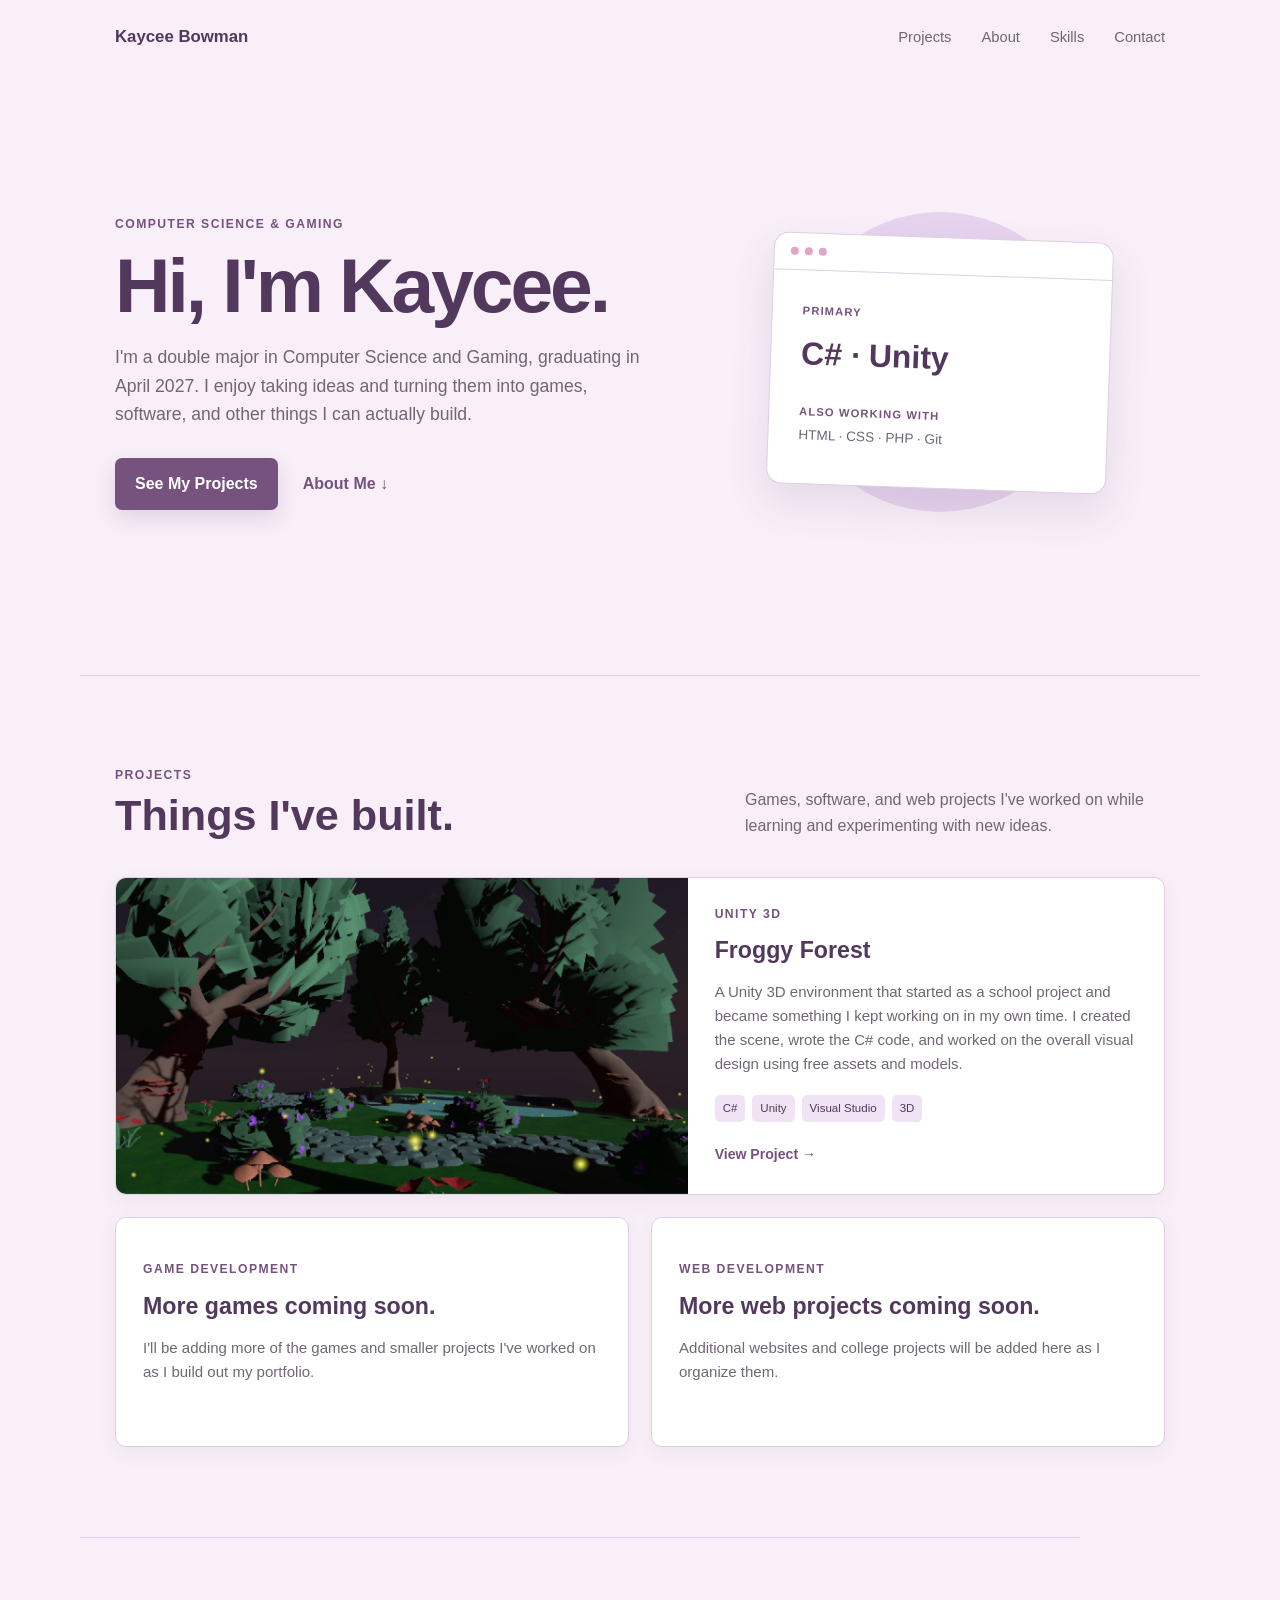
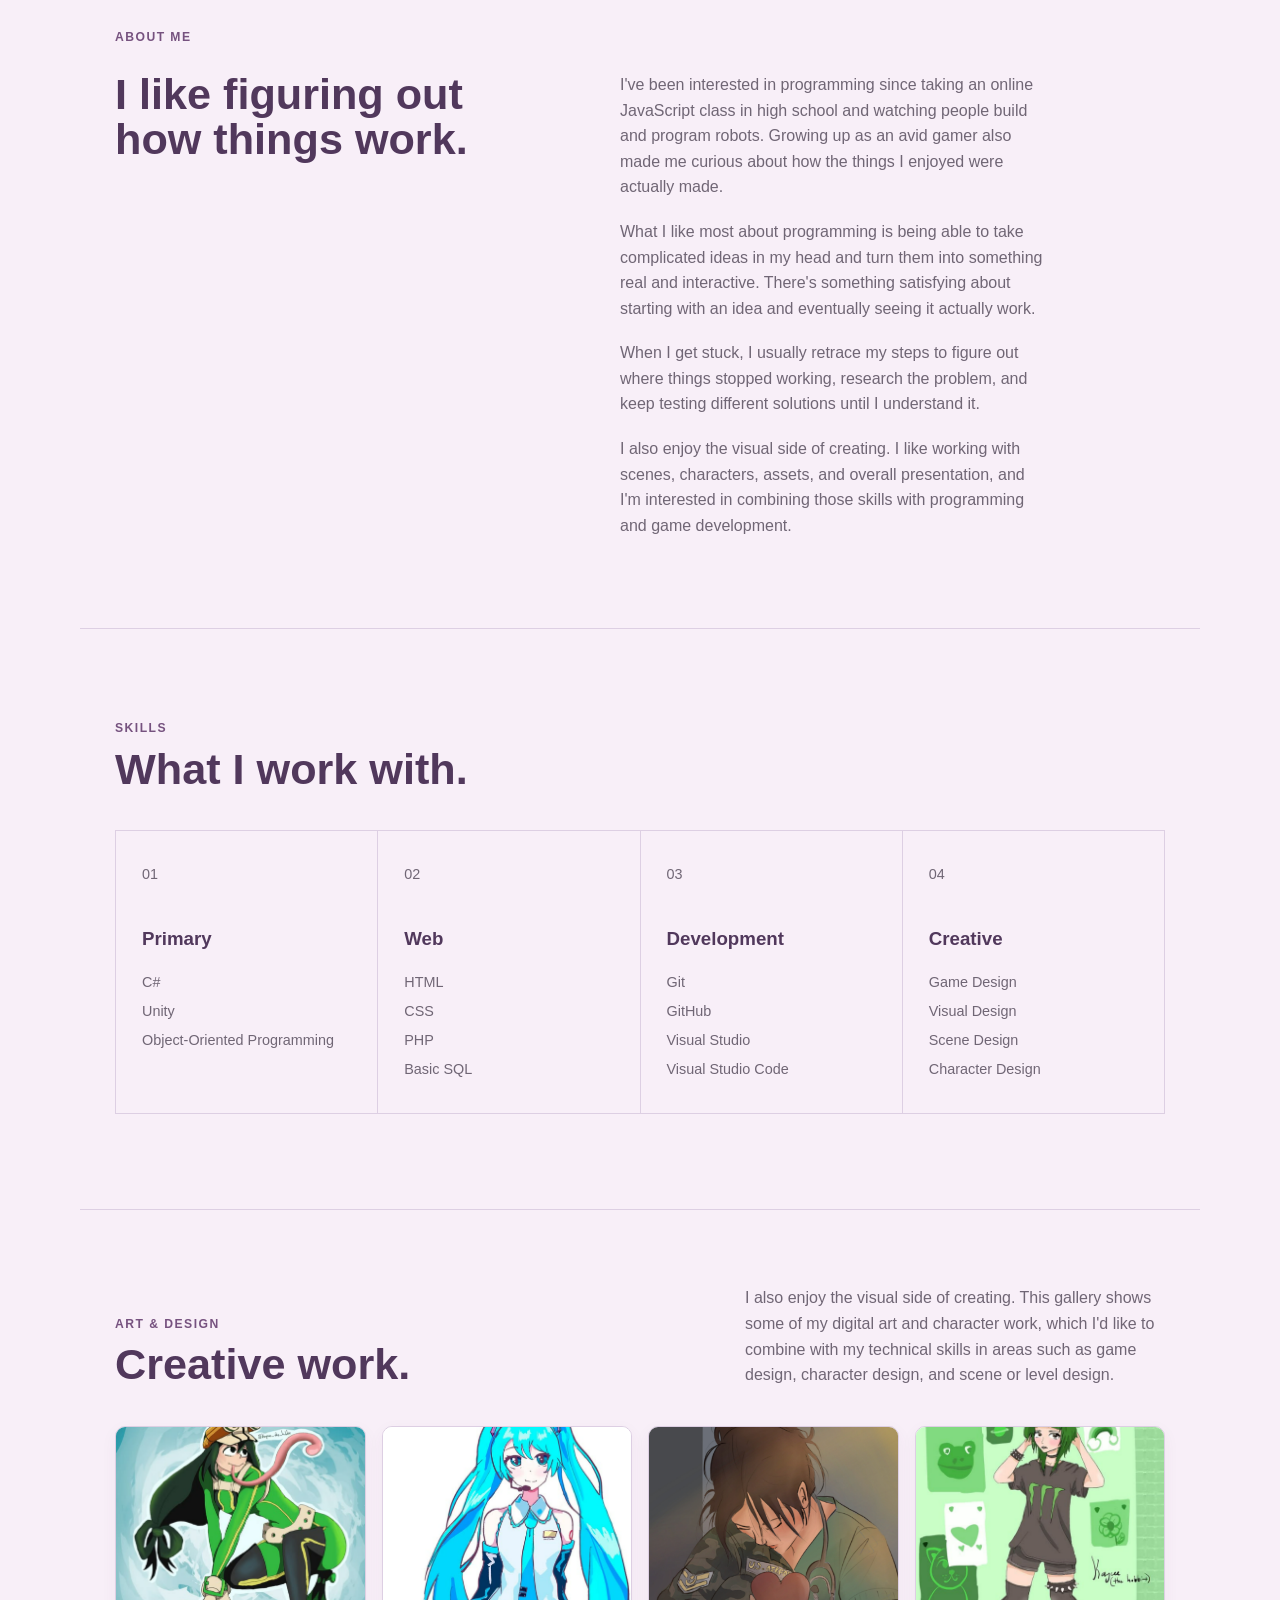
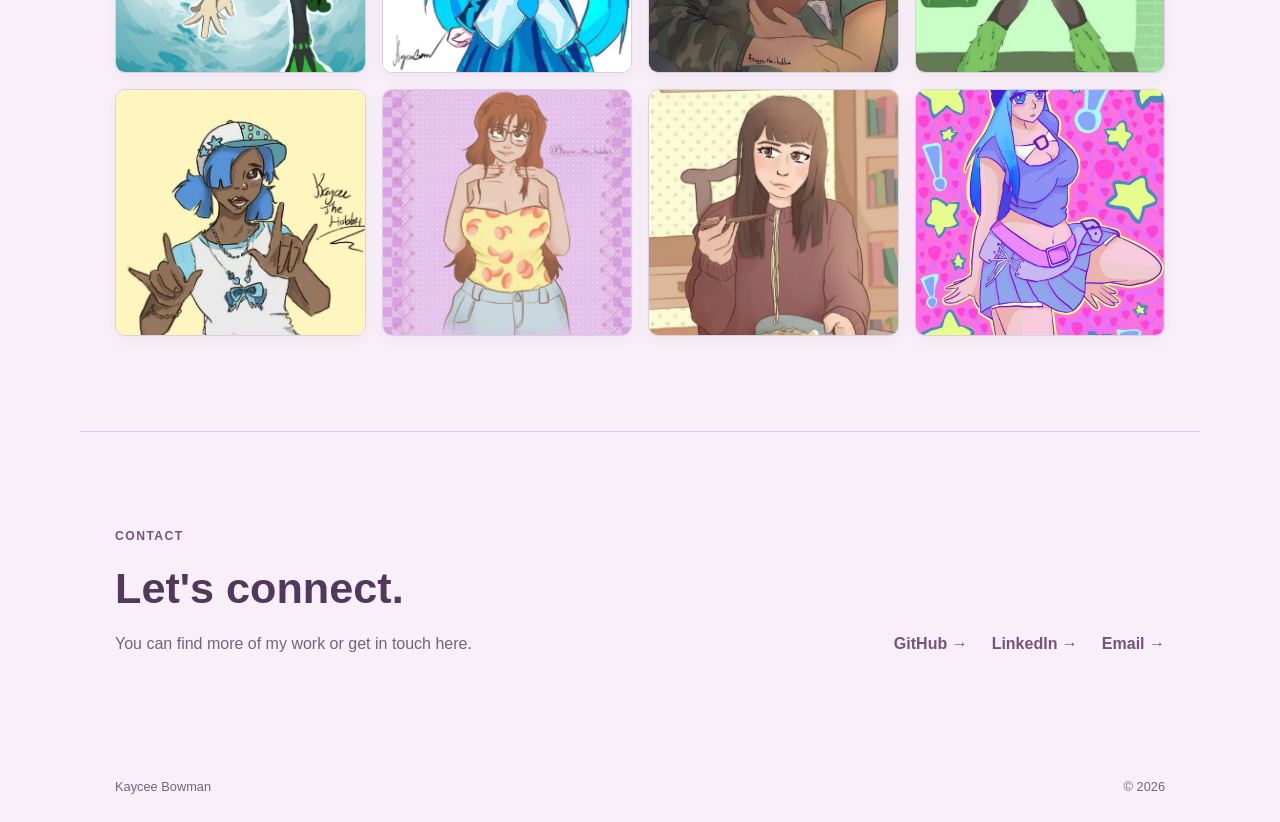
<file: index.html>
<!DOCTYPE html>
<html lang="en">
<head>
    <meta charset="UTF-8">
    <meta name="viewport" content="width=device-width, initial-scale=1.0">
    <title>Kaycee Bowman | Portfolio</title>
    <link rel="stylesheet" href="style.css">
</head>

<body>

    <nav>
        <a href="#" class="name">Kaycee Bowman</a>

        <div class="nav-links">
            <a href="#projects">Projects</a>
            <a href="#about">About</a>
            <a href="#skills">Skills</a>
            <a href="#contact">Contact</a>
        </div>
    </nav>

    <main>

        <section class="hero">
            <div class="hero-text">
                <p class="subtitle">COMPUTER SCIENCE & GAMING</p>

                <h1>Hi, I'm Kaycee.</h1>

                <p class="hero-description">
                    I'm a double major in Computer Science and Gaming, graduating
                    in April 2027. I enjoy taking ideas and turning them into
                    games, software, and other things I can actually build.
                </p>

                <div class="hero-links">
                    <a href="#projects" class="main-button">See My Projects</a>
                    <a href="#about" class="text-link">About Me ↓</a>
                </div>
            </div>

            <div class="hero-visual">
                <div class="decorative-circle"></div>

                <div class="project-preview">
                    <div class="preview-top">
                        <span></span>
                        <span></span>
                        <span></span>
                    </div>

                    <div class="preview-content">
                        <p>PRIMARY</p>
                        <h2>C# · Unity</h2>

                        <p class="secondary-label">ALSO WORKING WITH</p>
                        <span>HTML · CSS · PHP · Git</span>
                    </div>
                </div>
            </div>
        </section>

        <section id="projects" class="section">
            <div class="section-heading">
                <div>
                    <p class="section-label">PROJECTS</p>
                    <h2>Things I've built.</h2>
                </div>

                <p class="section-description">
                    Games, software, and web projects I've worked on while
                    learning and experimenting with new ideas.
                </p>
            </div>

            <div class="projects">

                <article class="project featured">
                    <div class="project-image">
                        <img src="images/froggy-forest.png" alt="Screenshot of Froggy Forest Unity scene">
                    </div>

                    <div class="project-content">
                        <p class="project-type">UNITY 3D</p>

                        <h3>Froggy Forest</h3>

                        <p>
                            A Unity 3D environment that started as a school project
                            and became something I kept working on in my own time.
                            I created the scene, wrote the C# code, and worked on
                            the overall visual design using free assets and models.
                        </p>

                        <div class="tags">
                            <span>C#</span>
                            <span>Unity</span>
                            <span>Visual Studio</span>
                            <span>3D</span>
                        </div>

                        <a href="froggy-forest.html" class="project-link">View Project →</a>
                    </div>
                </article>

                <article class="project future-project">
                    <div class="project-content">
                        <p class="project-type">GAME DEVELOPMENT</p>
                        <h3>More games coming soon.</h3>

                        <p>
                            I'll be adding more of the games and smaller projects
                            I've worked on as I build out my portfolio.
                        </p>
                    </div>
                </article>

                <article class="project future-project">
                    <div class="project-content">
                        <p class="project-type">WEB DEVELOPMENT</p>
                        <h3>More web projects coming soon.</h3>

                        <p>
                            Additional websites and college projects will be
                            added here as I organize them.
                        </p>
                    </div>
                </article>

            </div>
        </section>

        <section id="about" class="section about">
            <p class="section-label">ABOUT ME</p>

            <div class="about-grid">
                <h2>I like figuring out how things work.</h2>

                <div class="about-text">
                    <p>
                        I've been interested in programming since taking an
                        online JavaScript class in high school and watching
                        people build and program robots. Growing up as an avid
                        gamer also made me curious about how the things I enjoyed
                        were actually made.
                    </p>

                    <p>
                        What I like most about programming is being able to take
                        complicated ideas in my head and turn them into something
                        real and interactive. There's something satisfying about
                        starting with an idea and eventually seeing it actually work.
                    </p>

                    <p>
                        When I get stuck, I usually retrace my steps to figure
                        out where things stopped working, research the problem,
                        and keep testing different solutions until I understand it.
                    </p>

                    <p>
                        I also enjoy the visual side of creating. I like working
                        with scenes, characters, assets, and overall presentation,
                        and I'm interested in combining those skills with programming
                        and game development.
                    </p>
                </div>
            </div>
        </section>

        <section id="skills" class="section skills-section">
            <div class="section-heading">
                <div>
                    <p class="section-label">SKILLS</p>
                    <h2>What I work with.</h2>
                </div>
            </div>

            <div class="skills-grid">

                <div class="skill-group">
                    <p class="skill-number">01</p>
                    <h3>Primary</h3>
                    <p>C#</p>
                    <p>Unity</p>
                    <p>Object-Oriented Programming</p>
                </div>

                <div class="skill-group">
                    <p class="skill-number">02</p>
                    <h3>Web</h3>
                    <p>HTML</p>
                    <p>CSS</p>
                    <p>PHP</p>
                    <p>Basic SQL</p>
                </div>

                <div class="skill-group">
                    <p class="skill-number">03</p>
                    <h3>Development</h3>
                    <p>Git</p>
                    <p>GitHub</p>
                    <p>Visual Studio</p>
                    <p>Visual Studio Code</p>
                </div>

                <div class="skill-group">
                    <p class="skill-number">04</p>
                    <h3>Creative</h3>
                    <p>Game Design</p>
                    <p>Visual Design</p>
                    <p>Scene Design</p>
                    <p>Character Design</p>
                </div>

            </div>
        </section>

        <section class="art-section">
            <div class="art-heading">
                <div>
                    <p class="section-label">ART & DESIGN</p>
                    <h2>Creative work.</h2>
                </div>

                <p>
                    I also enjoy the visual side of creating. This gallery shows
                    some of my digital art and character work, which I'd like to
                    combine with my technical skills in areas such as game design,
                    character design, and scene or level design.
                </p>
            </div>

            <div class="art-grid">
                <div class="art-card">
                    <img src="images/frog.png" alt="Digital frog character artwork">
                </div>

                <div class="art-card">
                    <img src="images/miku.png" alt="Digital character artwork">
                </div>

                <div class="art-card">
                    <img src="images/military.png" alt="Digital character artwork">
                </div>

                <div class="art-card">
                    <img src="images/monster.png" alt="Digital monster character artwork">
                </div>

                <div class="art-card">
                    <img src="images/pigtails.png" alt="Digital character artwork">
                </div>

                <div class="art-card">
                    <img src="images/pink.png" alt="Digital character artwork">
                </div>

                <div class="art-card">
                    <img src="images/ramen.png" alt="Digital illustration of ramen">
                </div>

                <div class="art-card">
                    <img src="images/vibrant.png" alt="Colorful digital character artwork">
                </div>
            </div>
        </section>

        <section id="contact" class="contact">
            <div>
                <p class="section-label">CONTACT</p>

                <h2>Let's connect.</h2>

                <p>
                    You can find more of my work or get in touch here.
                </p>
            </div>

            <div class="contact-links">
                <a href="https://github.com/kayceebowmantech" target="_blank">GitHub →</a>
                <a href="https://www.linkedin.com/in/kaycee-b-0291213b6/" target="_blank">LinkedIn →</a>
                <a href="mailto:YOUR_EMAIL">Email →</a>
            </div>
        </section>

    </main>

    <footer>
        <p>Kaycee Bowman</p>
        <p>© 2026</p>
    </footer>

</body>
</html>
</file>
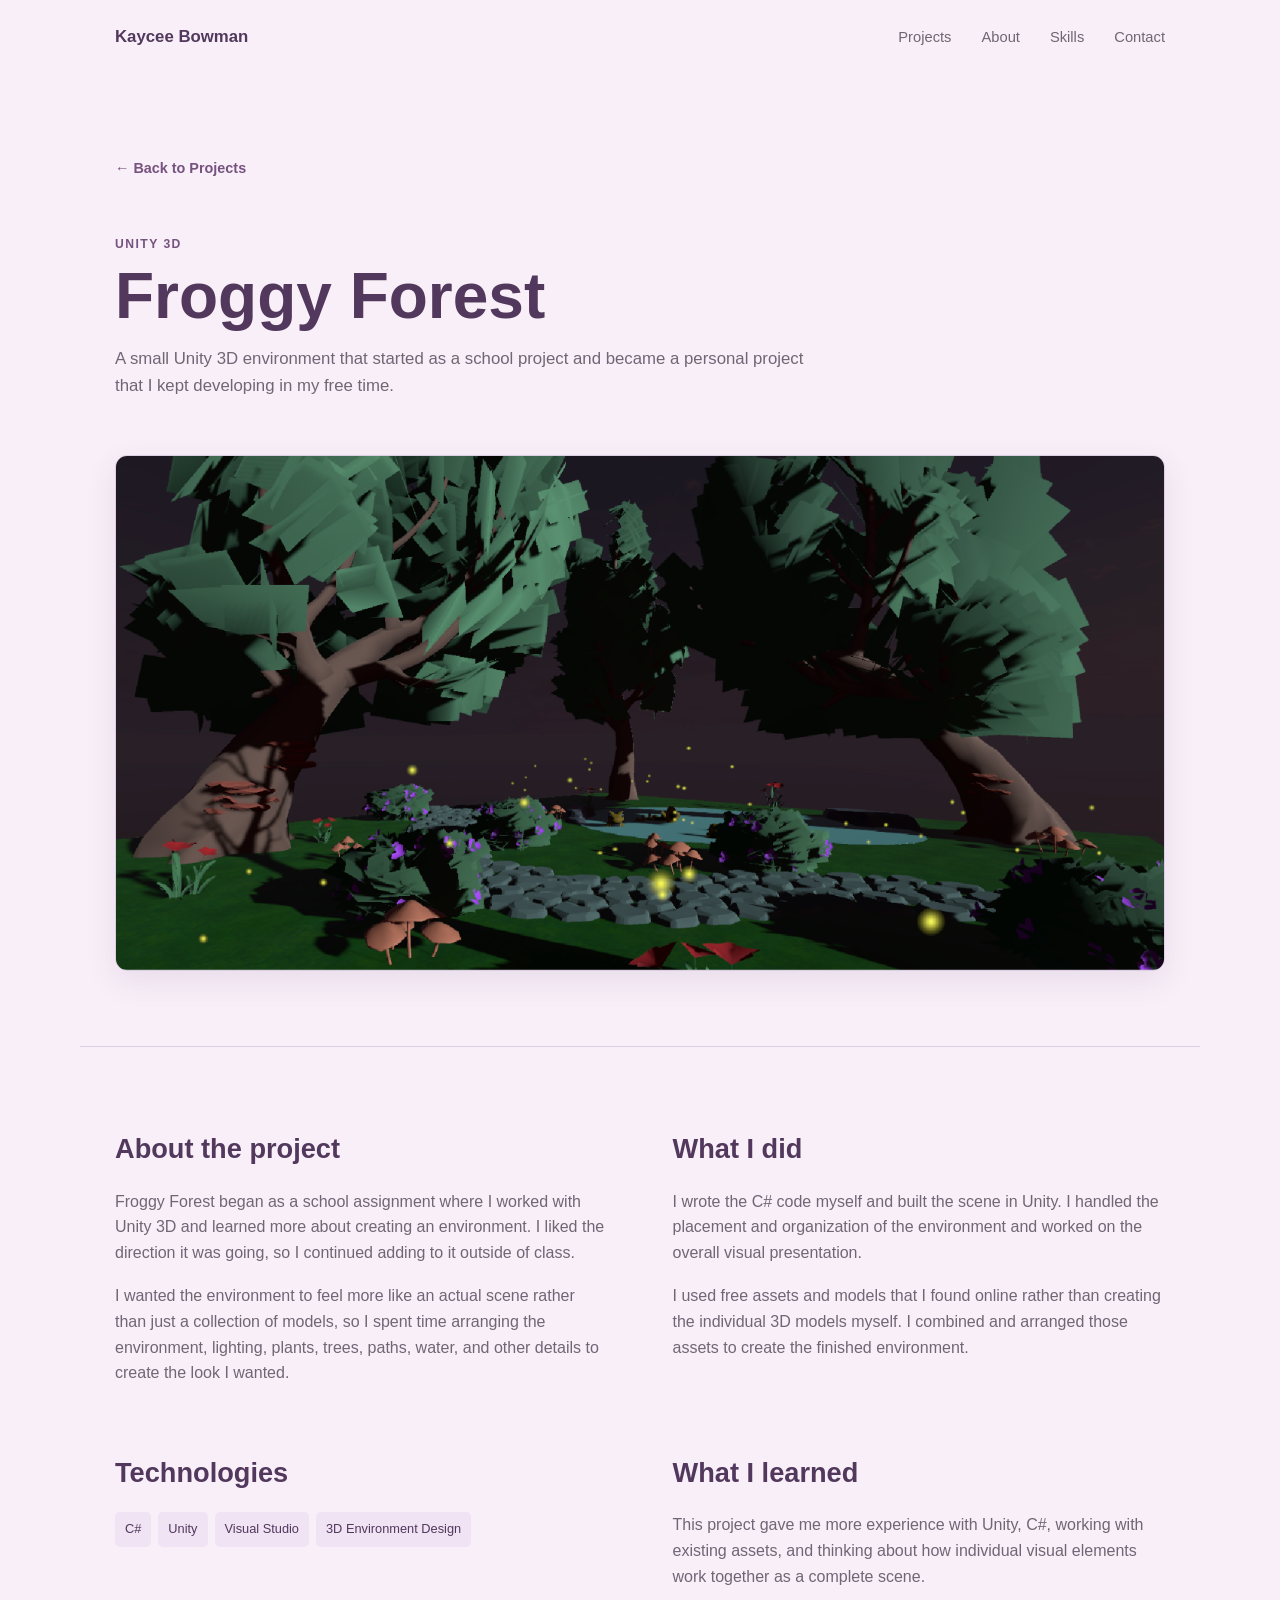
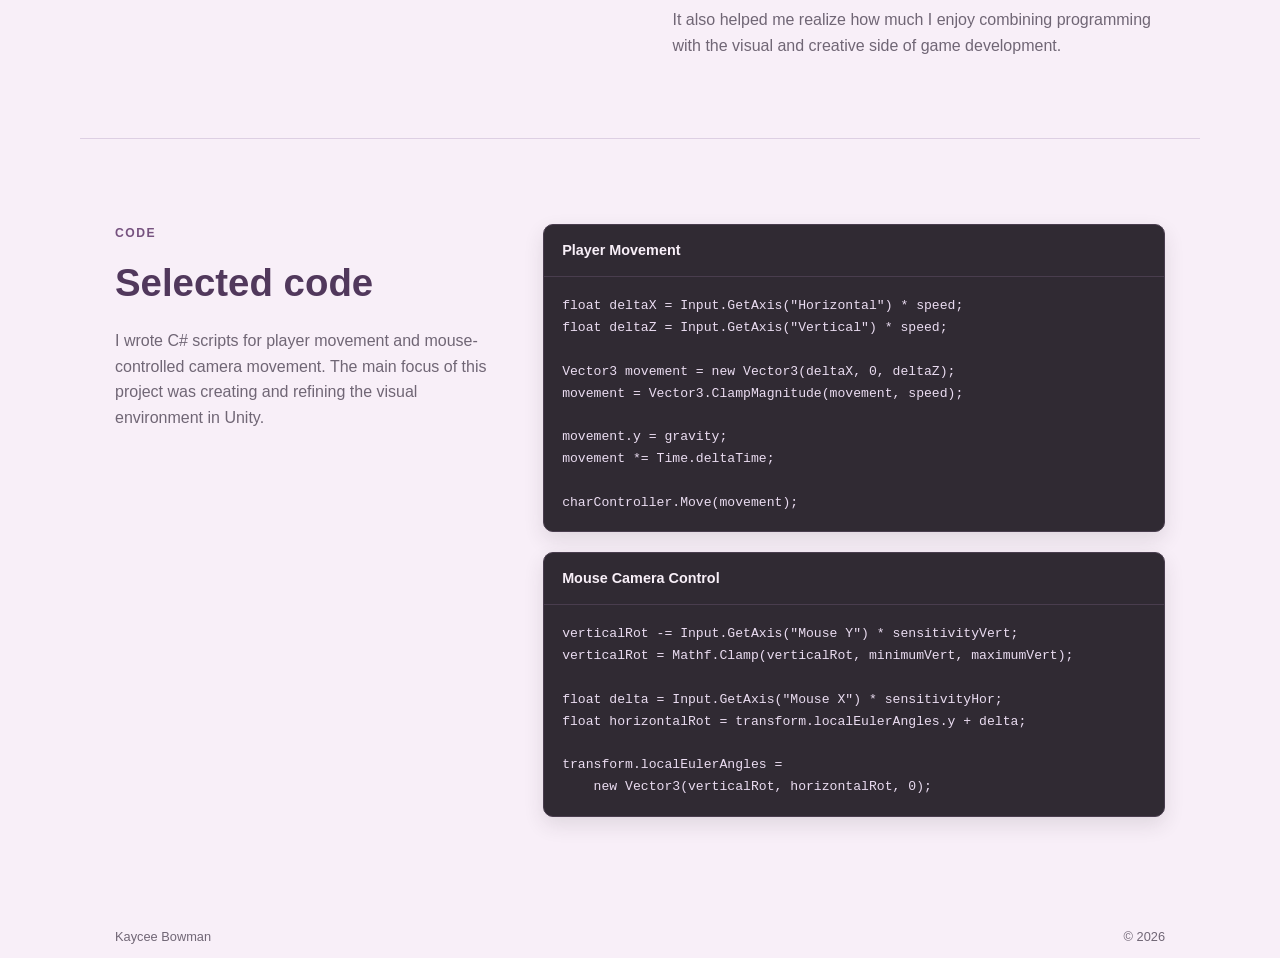
<file: froggy-forest.html>
<!DOCTYPE html>
<html lang="en">
<head>
    <meta charset="UTF-8">
    <meta name="viewport" content="width=device-width, initial-scale=1.0">
    <title>Froggy Forest | Kaycee Bowman</title>
    <link rel="stylesheet" href="style.css">
</head>

<body>

    <nav>
        <a href="index.html" class="name">Kaycee Bowman</a>

        <div class="nav-links">
            <a href="index.html#projects">Projects</a>
            <a href="index.html#about">About</a>
            <a href="index.html#skills">Skills</a>
            <a href="index.html#contact">Contact</a>
        </div>
    </nav>

    <main>

        <section class="project-page-header">
            <a href="index.html#projects" class="back-link">← Back to Projects</a>

            <p class="project-type">UNITY 3D</p>

            <h1>Froggy Forest</h1>

            <p>
                A small Unity 3D environment that started as a school project
                and became a personal project that I kept developing in my free time.
            </p>
        </section>

        <section class="project-showcase">
            <img src="images/froggy-forest.png" alt="Froggy Forest Unity scene">
        </section>

        <section class="project-details">

            <div class="detail-block">
                <h2>About the project</h2>

                <p>
                    Froggy Forest began as a school assignment where I worked
                    with Unity 3D and learned more about creating an environment.
                    I liked the direction it was going, so I continued adding
                    to it outside of class.
                </p>

                <p>
                    I wanted the environment to feel more like an actual scene
                    rather than just a collection of models, so I spent time
                    arranging the environment, lighting, plants, trees, paths,
                    water, and other details to create the look I wanted.
                </p>
            </div>

            <div class="detail-block">
                <h2>What I did</h2>

                <p>
                    I wrote the C# code myself and built the scene in Unity.
                    I handled the placement and organization of the environment
                    and worked on the overall visual presentation.
                </p>

                <p>
                    I used free assets and models that I found online rather
                    than creating the individual 3D models myself. I combined
                    and arranged those assets to create the finished environment.
                </p>
            </div>

            <div class="detail-block">
                <h2>Technologies</h2>

                <div class="tags large-tags">
                    <span>C#</span>
                    <span>Unity</span>
                    <span>Visual Studio</span>
                    <span>3D Environment Design</span>
                </div>
            </div>

            <div class="detail-block">
                <h2>What I learned</h2>

                <p>
                    This project gave me more experience with Unity, C#,
                    working with existing assets, and thinking about how
                    individual visual elements work together as a complete scene.
                </p>

                <p>
                    It also helped me realize how much I enjoy combining
                    programming with the visual and creative side of game development.
                </p>
            </div>

        </section>

        <section class="code-section">

            <div class="code-intro">
                <p class="section-label">CODE</p>
                <h2>Selected code</h2>

                <p>
                    I wrote C# scripts for player movement and mouse-controlled
                    camera movement. The main focus of this project was creating
                    and refining the visual environment in Unity.
                </p>
            </div>

            <div class="code-examples">

                <div class="code-example">
                    <h3>Player Movement</h3>

                    <pre><code>float deltaX = Input.GetAxis("Horizontal") * speed;
float deltaZ = Input.GetAxis("Vertical") * speed;

Vector3 movement = new Vector3(deltaX, 0, deltaZ);
movement = Vector3.ClampMagnitude(movement, speed);

movement.y = gravity;
movement *= Time.deltaTime;

charController.Move(movement);</code></pre>
                </div>

                <div class="code-example">
                    <h3>Mouse Camera Control</h3>

                    <pre><code>verticalRot -= Input.GetAxis("Mouse Y") * sensitivityVert;
verticalRot = Mathf.Clamp(verticalRot, minimumVert, maximumVert);

float delta = Input.GetAxis("Mouse X") * sensitivityHor;
float horizontalRot = transform.localEulerAngles.y + delta;

transform.localEulerAngles =
    new Vector3(verticalRot, horizontalRot, 0);</code></pre>
                </div>

            </div>

        </section>

    </main>

    <footer>
        <p>Kaycee Bowman</p>
        <p>© 2026</p>
    </footer>

</body>
</html>
</file>
<file: style.css>
:root {
    --background: #f8eff8;
    --card: #ffffff;
    --lavender: #e6d3ee;
    --lavender-light: #f0e3f4;
    --purple: #76527f;
    --purple-dark: #51385c;
    --pink: #dfa6c5;
    --text: #302a33;
    --text-light: #706675;
    --border: #ddcfe3;
}

* {
    box-sizing: border-box;
    margin: 0;
    padding: 0;
}

html {
    scroll-behavior: smooth;
}

body {
    background-color: var(--background);
    color: var(--text);
    font-family: Arial, sans-serif;
    line-height: 1.6;
}

a {
    color: inherit;
    text-decoration: none;
}

nav {
    display: flex;
    align-items: center;
    justify-content: space-between;
    max-width: 1120px;
    margin: 0 auto;
    padding: 24px 35px;
}

.name {
    color: var(--purple-dark);
    font-size: 1.05rem;
    font-weight: bold;
}

.nav-links {
    display: flex;
    gap: 30px;
}

.nav-links a {
    color: var(--text-light);
    font-size: 0.92rem;
}

.nav-links a:hover {
    color: var(--purple);
}

main {
    max-width: 1120px;
    margin: 0 auto;
}

.hero {
    display: grid;
    grid-template-columns: 1fr 0.85fr;
    align-items: center;
    gap: 70px;
    min-height: 600px;
    padding: 70px 35px 95px;
}

.subtitle,
.section-label,
.project-type {
    color: var(--purple);
    font-size: 0.76rem;
    font-weight: bold;
    letter-spacing: 0.12em;
}

.hero h1 {
    margin: 12px 0 20px;
    color: var(--purple-dark);
    font-size: 4.8rem;
    line-height: 1;
    letter-spacing: -0.04em;
}

.hero-description {
    max-width: 600px;
    color: var(--text-light);
    font-size: 1.1rem;
}

.hero-links {
    display: flex;
    align-items: center;
    gap: 25px;
    margin-top: 30px;
}

.main-button {
    padding: 13px 20px;
    background-color: var(--purple);
    color: white;
    border-radius: 7px;
    font-weight: bold;
    box-shadow: 0 8px 20px rgba(118, 82, 127, 0.18);
    transition: 0.2s ease;
}

.main-button:hover {
    background-color: var(--purple-dark);
    transform: translateY(-2px);
}

.text-link {
    color: var(--purple);
    font-weight: bold;
}

.hero-visual {
    position: relative;
    display: flex;
    align-items: center;
    justify-content: center;
    min-height: 360px;
}

.decorative-circle {
    position: absolute;
    width: 300px;
    height: 300px;
    border-radius: 50%;
    background-color: var(--lavender);
}

.project-preview {
    position: relative;
    z-index: 2;
    width: 340px;
    overflow: hidden;
    background-color: var(--card);
    border: 1px solid var(--border);
    border-radius: 15px;
    box-shadow: 0 18px 40px rgba(94, 63, 105, 0.12);
    transform: rotate(2deg);
}

.preview-top {
    display: flex;
    gap: 6px;
    padding: 14px 16px;
    border-bottom: 1px solid var(--border);
}

.preview-top span {
    width: 8px;
    height: 8px;
    border-radius: 50%;
    background-color: var(--pink);
}

.preview-content {
    padding: 32px 30px 36px;
}

.preview-content p {
    color: var(--purple);
    font-size: 0.7rem;
    font-weight: bold;
    letter-spacing: 0.1em;
}

.preview-content h2 {
    margin: 8px 0 24px;
    color: var(--purple-dark);
    font-size: 2rem;
}

.preview-content .secondary-label {
    margin-top: 22px;
}

.preview-content span {
    color: var(--text-light);
    font-size: 0.85rem;
}

.section {
    padding: 90px 35px;
    border-top: 1px solid var(--border);
}

.section-heading,
.art-heading {
    display: flex;
    align-items: end;
    justify-content: space-between;
    gap: 40px;
    margin-bottom: 38px;
}

.section-heading h2,
.art-heading h2 {
    margin-top: 8px;
    color: var(--purple-dark);
    font-size: 2.7rem;
    line-height: 1.05;
}

.section-description,
.art-heading > p {
    max-width: 420px;
    color: var(--text-light);
}

.projects {
    display: grid;
    grid-template-columns: repeat(2, 1fr);
    gap: 22px;
}

.project {
    overflow: hidden;
    background-color: var(--card);
    border: 1px solid var(--border);
    border-radius: 11px;
    box-shadow: 0 6px 20px rgba(94, 63, 105, 0.06);
    transition: 0.2s ease;
}

.project:hover {
    transform: translateY(-5px);
    box-shadow: 0 13px 28px rgba(94, 63, 105, 0.11);
}

.project.featured {
    grid-column: span 2;
    display: grid;
    grid-template-columns: 1.2fr 1fr;
}

.project-image {
    overflow: hidden;
    min-height: 240px;
    background-color: var(--lavender);
}

.project-image img {
    display: block;
    width: 100%;
    height: 100%;
    min-height: 240px;
    object-fit: cover;
}

.project-content {
    padding: 27px;
}

.project-content h3 {
    margin: 8px 0 11px;
    color: var(--purple-dark);
    font-size: 1.45rem;
}

.project-content > p:not(.project-type) {
    margin-bottom: 19px;
    color: var(--text-light);
    font-size: 0.94rem;
}

.tags {
    display: flex;
    flex-wrap: wrap;
    gap: 7px;
    margin-bottom: 19px;
}

.tags span {
    padding: 4px 8px;
    background-color: var(--lavender-light);
    border-radius: 5px;
    color: var(--purple-dark);
    font-size: 0.72rem;
}

.project-link {
    color: var(--purple);
    font-size: 0.88rem;
    font-weight: bold;
}

.project-link:hover {
    color: var(--purple-dark);
}

.future-project {
    min-height: 230px;
    display: flex;
    align-items: center;
}

.future-project .project-content {
    width: 100%;
}

.about {
    max-width: 1000px;
}

.about-grid {
    display: grid;
    grid-template-columns: 1fr 1fr;
    gap: 80px;
    margin-top: 25px;
}

.about-grid h2 {
    color: var(--purple-dark);
    font-size: 2.7rem;
    line-height: 1.05;
}

.about-text {
    max-width: 620px;
    color: var(--text-light);
}

.about-text p + p {
    margin-top: 19px;
}

.skills-section {
    padding-bottom: 95px;
}

.skills-grid {
    display: grid;
    grid-template-columns: repeat(4, 1fr);
    gap: 1px;
    background-color: var(--border);
    border: 1px solid var(--border);
}

.skill-group {
    min-height: 210px;
    padding: 26px;
    background-color: var(--background);
}

.skill-number {
    color: var(--text-light);
    font-size: 0.7rem;
}

.skill-group h3 {
    margin: 38px 0 17px;
    color: var(--purple-dark);
}

.skill-group p {
    margin: 6px 0;
    color: var(--text-light);
    font-size: 0.9rem;
}

.art-section {
    padding: 75px 35px 95px;
    border-top: 1px solid var(--border);
}

.art-grid {
    display: grid;
    grid-template-columns: repeat(4, 1fr);
    gap: 16px;
}

.art-card {
    overflow: hidden;
    background-color: var(--card);
    border: 1px solid var(--border);
    border-radius: 10px;
    box-shadow: 0 5px 16px rgba(94, 63, 105, 0.05);
}

.art-card img {
    display: block;
    width: 100%;
    height: 245px;
    object-fit: cover;
    transition: transform 0.3s ease;
}

.art-card:hover img {
    transform: scale(1.03);
}

.contact {
    display: flex;
    align-items: end;
    justify-content: space-between;
    gap: 40px;
    padding: 95px 35px;
    border-top: 1px solid var(--border);
}

.contact h2 {
    margin: 8px 0;
    color: var(--purple-dark);
    font-size: 2.7rem;
}

.contact p:not(.section-label) {
    max-width: 500px;
    color: var(--text-light);
}

.contact-links {
    display: flex;
    gap: 24px;
}

.contact-links a {
    color: var(--purple);
    font-weight: bold;
}

.contact-links a:hover {
    color: var(--purple-dark);
}

.project-page-header {
    max-width: 850px;
    padding: 80px 35px 55px;
}

.back-link {
    display: inline-block;
    margin-bottom: 55px;
    color: var(--purple);
    font-size: 0.9rem;
    font-weight: bold;
}

.project-page-header h1 {
    margin: 10px 0 18px;
    color: var(--purple-dark);
    font-size: 4rem;
    line-height: 1;
}

.project-page-header > p:last-child {
    max-width: 700px;
    color: var(--text-light);
    font-size: 1.05rem;
}

.project-showcase {
    padding: 0 35px 75px;
}

.project-showcase img {
    display: block;
    width: 100%;
    max-height: 650px;
    object-fit: cover;
    border: 1px solid var(--border);
    border-radius: 12px;
    box-shadow: 0 10px 30px rgba(94, 63, 105, 0.1);
}

.project-details {
    display: grid;
    grid-template-columns: 1fr 1fr;
    gap: 65px;
    padding: 80px 35px;
    border-top: 1px solid var(--border);
}

.detail-block h2 {
    margin-bottom: 18px;
    color: var(--purple-dark);
    font-size: 1.7rem;
}

.detail-block p {
    color: var(--text-light);
}

.detail-block p + p {
    margin-top: 18px;
}

.large-tags {
    margin-top: 10px;
}

.large-tags span {
    padding: 7px 10px;
    font-size: 0.8rem;
}

.code-section {
    display: grid;
    grid-template-columns: 0.75fr 1.25fr;
    gap: 55px;
    padding: 85px 35px;
    border-top: 1px solid var(--border);
}

.code-section h2 {
    margin: 8px 0 15px;
    color: var(--purple-dark);
    font-size: 2.4rem;
}

.code-section p:not(.section-label) {
    max-width: 500px;
    color: var(--text-light);
}

.code-examples {
    display: flex;
    flex-direction: column;
    gap: 20px;
    min-width: 0;
}

.code-example {
    overflow: hidden;
    background-color: #302a33;
    border: 1px solid #493d4e;
    border-radius: 10px;
    box-shadow: 0 8px 20px rgba(48, 42, 51, 0.12);
}

.code-example h3 {
    padding: 14px 18px;
    color: #f8eff8;
    font-size: 0.9rem;
    border-bottom: 1px solid #493d4e;
}

.code-example pre {
    overflow-x: auto;
    padding: 18px;
}

.code-example code {
    color: #eadcf1;
    font-family: Consolas, "Courier New", monospace;
    font-size: 0.82rem;
    line-height: 1.6;
}

footer {
    display: flex;
    justify-content: space-between;
    max-width: 1120px;
    margin: 0 auto;
    padding: 25px 35px;
    color: var(--text-light);
    font-size: 0.8rem;
}

@media (max-width: 850px) {
    .hero {
        grid-template-columns: 1fr;
        gap: 30px;
    }

    .hero-visual {
        min-height: 300px;
    }

    .project.featured {
        grid-column: span 1;
        grid-template-columns: 1fr;
    }

    .projects {
        grid-template-columns: 1fr;
    }

    .about-grid {
        grid-template-columns: 1fr;
        gap: 30px;
    }

    .skills-grid {
        grid-template-columns: repeat(2, 1fr);
    }

    .art-grid {
        grid-template-columns: repeat(2, 1fr);
    }

    .contact {
        align-items: flex-start;
        flex-direction: column;
    }

    .project-details,
    .code-section {
        grid-template-columns: 1fr;
    }
}

@media (max-width: 600px) {
    nav {
        padding: 20px 22px;
    }

    .nav-links {
        gap: 14px;
    }

    .hero,
    .section,
    .contact,
    .art-section,
    .project-page-header,
    .project-showcase,
    .project-details,
    .code-section {
        padding-left: 22px;
        padding-right: 22px;
    }

    .hero h1 {
        font-size: 3.4rem;
    }

    .project-page-header h1 {
        font-size: 3.2rem;
    }

    .section-heading,
    .art-heading {
        align-items: flex-start;
        flex-direction: column;
    }

    .skills-grid,
    .art-grid {
        grid-template-columns: 1fr;
    }

    .contact-links {
        flex-direction: column;
        gap: 10px;
    }

    footer {
        padding-left: 22px;
        padding-right: 22px;
    }
}
</file>
